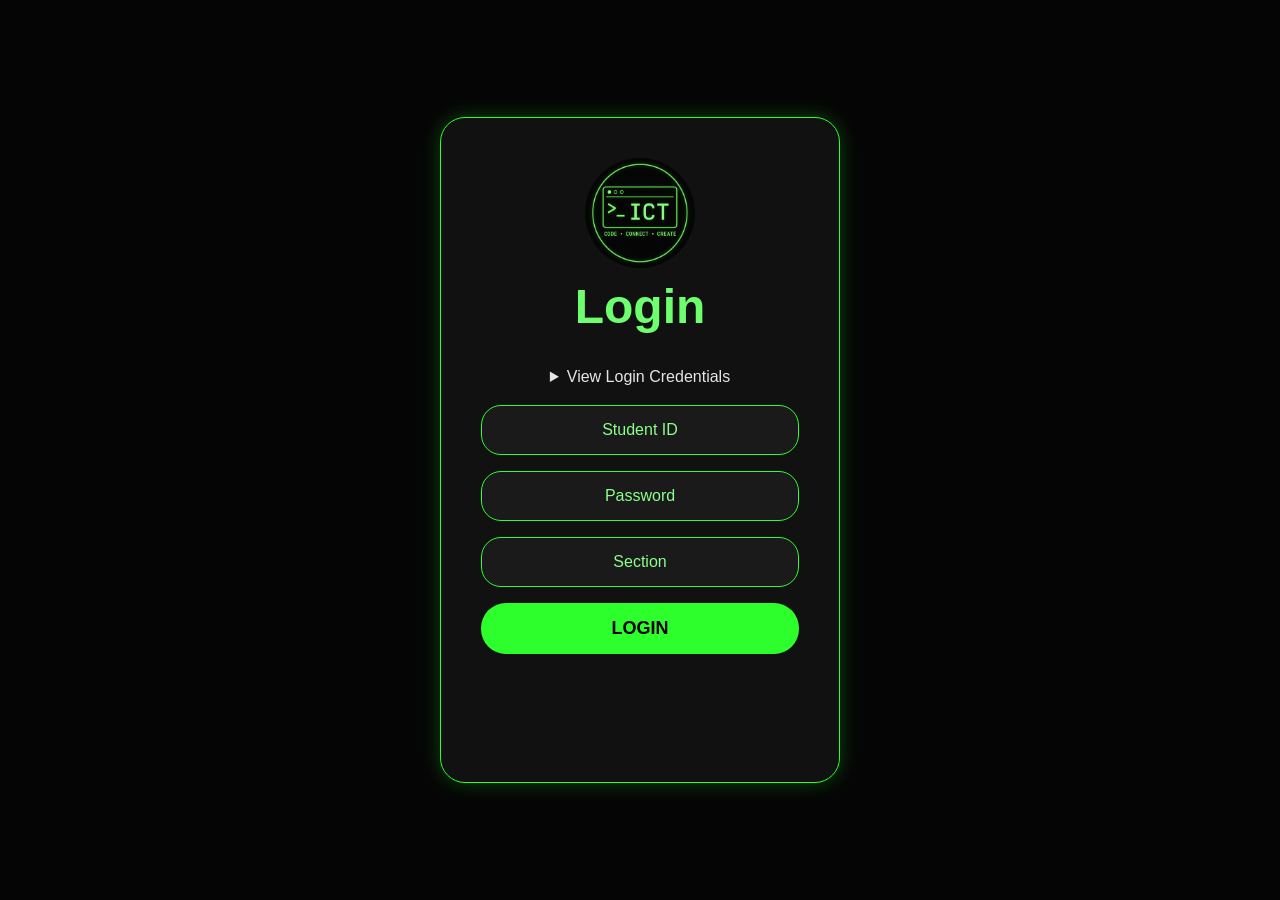
<file: index.html>
<html lang="en">
<head>
  <meta charset="UTF-8">
  <meta name="viewport" content="width=device-width, initial-scale=1.0">
  <title>Login</title>

  <link href="https://cdn.jsdelivr.net/npm/bootstrap@5.3.0/dist/css/bootstrap.min.css" rel="stylesheet">
  <link rel="stylesheet" href="styles.css">
</head>

<body class="login-body">

<div class="login-container">
  <div class="login-card">

    <img src="ICTPROJLOGO.png" class="logo" alt="ICT Logo">

    <h2>Login</h2>

        <details ontoggle="alert('LOGIN CREDENTIALS: \nStudent ID: 2026-0001 \nPassword: 12345')">
            <summary class="btn2 btn-sm btn-outline-secondary mb-3">View Login Credentials</summary>
        </details>

    <form>

      <input type="text" id="StudentID" class="form-control mb-3" placeholder="Student ID">
      <input type="password" id="Password" class="form-control mb-3" placeholder="Password">
      <input type="text" id="Section" class="form-control mb-3" placeholder="Section">
      <button class="btn login-btn w-100" type="button" onclick="login()">LOGIN</button>
      <br><br><br><br>

    </form>

  </div>
</div>

</body>

<script src="proj.js"></script>
</body>
</html>
</file>
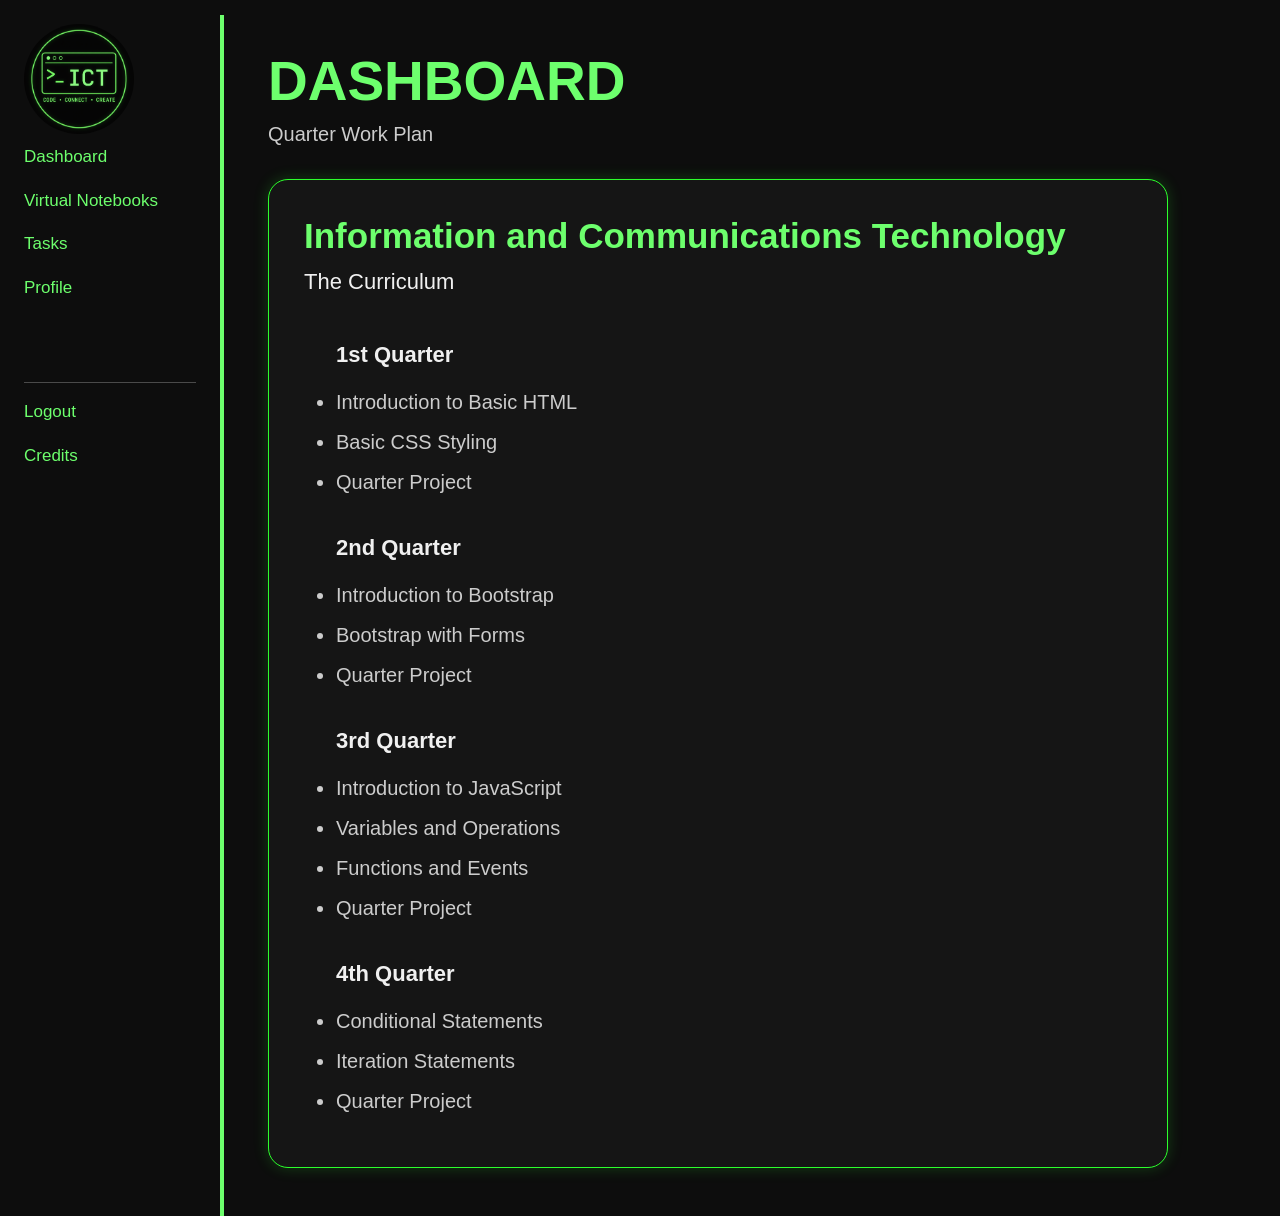
<file: dashboard.html>
<!DOCTYPE html>
<html lang="en">
<head>
  <meta charset="UTF-8">
  <meta name="viewport" content="width=device-width, initial-scale=1.0">
  <title>Dashboard</title>

  <link href="https://cdn.jsdelivr.net/npm/bootstrap@5.3.0/dist/css/bootstrap.min.css" rel="stylesheet">
  <link rel="stylesheet" href="styles.css">
</head>

<body>
    <div class="d-flex">

        <nav class="dashboard text-white p-4">
          <img src="ICTPROJLOGO.png" class="logo" alt="ICT Logo">

            <ul>
                <li><a href="dashboard.html" class="nav-link active">Dashboard</a></li>
                <li><a href="notebooks.html" class="nav-link">Virtual Notebooks</a></li>
                <li><a href="tasks.html" class="nav-link">Tasks</a></li>
                <li><a href="profile.html" class="nav-link">Profile</a></li>
                <br><br>
                <hr>
                <li><a href="index.html" class="nav-link">Logout</a></li>
                <li><a href="credits.html" class="nav-link">Credits</a></li>
            </ul>
        </nav>

<div class="content p-5">

  <div class="page-header">
    <h2>DASHBOARD</h2>
    <p>Quarter Work Plan</p>
  </div>

  <div class="card-box">
    <h5>Information and Communications Technology</h5>
    <p>The Curriculum</p>

    <br>

    <ul>
      <p><b>1st Quarter</b></p>
      <li>Introduction to Basic HTML</li>
      <li>Basic CSS Styling</li>
      <li>Quarter Project</li>

      <br>

      <p><b>2nd Quarter</b></p>
      <li>Introduction to Bootstrap</li>
      <li>Bootstrap with Forms</li>
      <li>Quarter Project</li>

      <br>

      <p><b>3rd Quarter</b></p>
      <li>Introduction to JavaScript</li>
      <li>Variables and Operations</li>
      <li>Functions and Events</li>
      <li>Quarter Project</li>

      <br>

      <p><b>4th Quarter</b></p>
      <li>Conditional Statements</li>
      <li>Iteration Statements</li>
      <li>Quarter Project</li>
    </ul>
  </div>

</div>

</body>
</html>
</file>
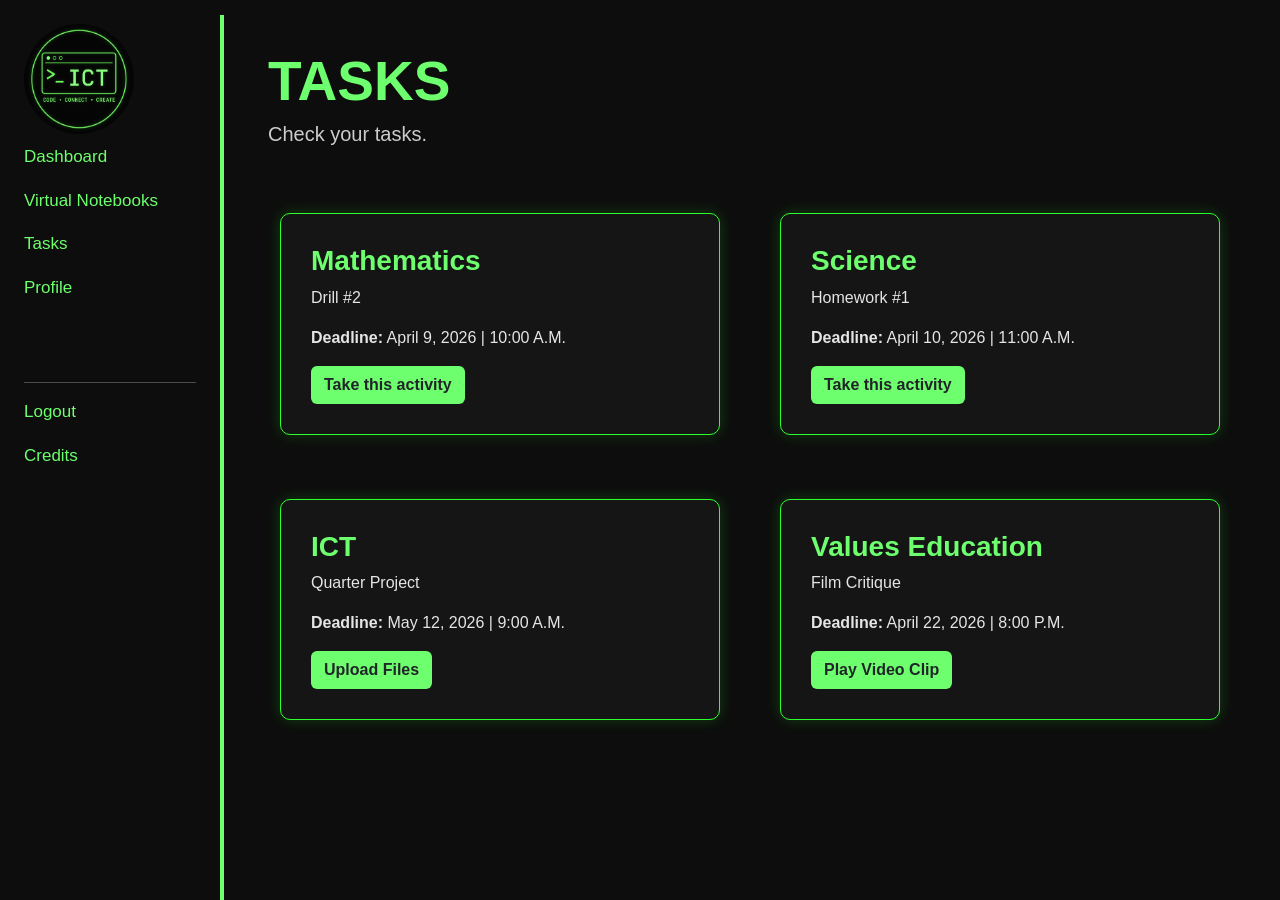
<file: tasks.html>
<!DOCTYPE html>
<html lang="en">
<head>
  <meta charset="UTF-8">
  <meta name="viewport" content="width=device-width, initial-scale=1.0">
  <title>Tasks</title>

  <link href="https://cdn.jsdelivr.net/npm/bootstrap@5.3.0/dist/css/bootstrap.min.css" rel="stylesheet">
  <link rel="stylesheet" href="styles.css">
</head>
<body>

    <div class="d-flex">

        <nav class="dashboard text-white p-4">
          <img src="ICTPROJLOGO.png" class="logo" alt="ICT Logo">

            <ul>
                <li><a href="dashboard.html" class="nav-link active">Dashboard</a></li>
                <li><a href="notebooks.html" class="nav-link">Virtual Notebooks</a></li>
                <li><a href="tasks.html" class="nav-link">Tasks</a></li>
                <li><a href="profile.html" class="nav-link">Profile</a></li>
                <br><br>
                <hr>
                <li><a href="index.html" class="nav-link">Logout</a></li>
                <li><a href="credits.html" class="nav-link">Credits</a></li>
            </ul>
        </nav>

    <div class="content p-5">

    <div class="page-header">
        <h2>TASKS</h2>
        <p>Check your tasks. </p>
    </div>

    <br>
    <br>

    <div class="row g-4">

    <div class="task-row">
        <div class="task-card">
        <h3><b>Mathematics</b></h3>
        <p>Drill #2</p>
        <p><b>Deadline:</b> April 9, 2026 | 10:00 A.M.</p>
        <button class="btn" style="background: #6dff6d"><b>Take this activity</b></button>
        </div>


        <div class="task-card">
        <h3><b>Science</b></h3>
        <p>Homework #1</p>
        <p><b>Deadline:</b> April 10, 2026 | 11:00 A.M.</p>
        <button class="btn" style="background: #6dff6d"><b>Take this activity</b></button>
        </div>
        </div>


        <div class="task-row">
        <div class="task-card">
        <h3><b>ICT</b></h3>
        <p>Quarter Project</p>
        <p><b>Deadline:</b> May 12, 2026 | 9:00 A.M.</p>
        <button class="btn" style="background: #6dff6d"><b>Upload Files</b></button>
        </div>


        <div class="task-card">
        <h3><b>Values Education</b></h3>
        <p>Film Critique</p>
        <p><b>Deadline:</b> April 22, 2026 | 8:00 P.M.</p>
        <button class="btn" style="background: #6dff6d"><b>Play Video Clip</b></button>
        </div>
        </div>

        </div>

    </div>

    </div>

<script src="proj.js"></script>

</body>
</html>
</file>
<file: styles.css>
body {
    background-color: #0d0d0d;
    font-family: Arial, sans-serif;
    color: #e5e5e5;
}

.d-flex {
    min-height: 100vh;
}

.content {
    flex: 1;
    min-height: 100vh;
}

.dashboard {
    width: 220px;
    background: #0d0d0d;
    box-shadow: 4px 15px #6dff6d;
}

.dashboard ul {
    list-style-type: none;
    padding: 0;
}

.dashboard li {
    margin-bottom: 18px;
}

.dashboard a {
    color: #6dff6d;
    text-decoration: none;
    font-size: 17px;
    transition: 0.3s;
}

.dashboard a:hover {
    color: white;
    text-decoration: underline;
}

.img {
    width: 120px;
    border-radius: 50%;
    border: 3px solid #6dff6d;
}

.ntbs {
    background: #151515;
    color: #6dff6d;
    padding: 15px;
    border-radius: 10px;
    border: 1px solid #6dff6d;
}

.subjects {
    display: grid;
    grid-template-columns: auto auto auto;
    gap: 25px;
    margin-top: 20px;
}

.card {
    background-color: #151515;
    border-radius: 15px;
    padding: 15px;
    border: 1px solid #2cff2c;
    box-shadow: 0 0 15px rgba(44,255,44,0.2);
    max-width: 100%;
    transition: 0.3s;
}

.card:hover {
    transform: translateY(-5px);
    box-shadow: 0 0 20px rgba(44,255,44,0.4);
}

.card img {
    width: 100%;
    border-radius: 8px;
    margin-bottom: 10px;
}

.card h5 {
    font-weight: bold;
    color: #6dff6d;
}

.card p {
    font-weight: bold;
    color: white;
}

.card span {
    color: #8cff8c;
    font-size: 14px;
}

.sidebar {
    width: 200px;
    background: #050505;
    color: white;
    position: fixed;
    height: 100%;
    padding: 20px;
    border-right: 2px solid #2cff2c;
}

.sidebar h2 {
    text-align: center;
    margin-bottom: 20px;
    color: #6dff6d;
}

.sidebar a {
    display: block;
    color: #6dff6d;
    padding: 10px;
    border-radius: 8px;
    transition: 0.3s;
}

.sidebar a:hover {
    background: #1a1a1a;
    color: white;
}

.main-content {
    margin-left: 220px;
    padding: 20px;
}

.task-row {
    display: flex;
    justify-content: center;
    gap: 60px;
    margin-bottom: 40px;
}

.task-card {
    background: #151515;
    border-radius: 10px;
    padding: 30px;
    width: 440px;
    text-align: left;
    border: 1px solid #2cff2c;
    box-shadow: 0 0 15px rgba(44,255,44,0.2);
}

.page-header h2 {
    font-size: 55px;
    font-weight: bold;
    margin-bottom: 5px;
    color: #6dff6d;
}

.page-header p {
    font-size: 20px;
    color: #cccccc;
}

.card-box {
    background: #151515;
    width: 100%;
    max-width: 900px;
    padding: 35px;
    border-radius: 20px;
    margin-top: 30px;
    border: 1px solid #2cff2c;
    box-shadow: 0 0 15px rgba(44,255,44,0.2);
}

.card-box h5 {
    color: #6dff6d;
    font-size: 35px;
    font-weight: bold;
}

.card-box p {
    font-size: 22px;
    color: #f0f0f0;
}

.card-box ol {
    margin-top: 20px;
    padding-left: 25px;
}

.card-box li {
    margin-bottom: 10px;
    font-size: 20px;
    color: #cccccc;
}

.card-box h4 {
    margin-top: 25px;
    font-weight: bold;
    color: #6dff6d;
}

.profile-card {
    background: #151515;
    width: 700px;
    margin: 50px auto;
    padding: 30px;
    border-radius: 20px;
    display: flex;
    align-items: center;
    gap: 40px;
    border: 1px solid #2cff2c;
    box-shadow: 0 0 15px rgba(44,255,44,0.2);
}

.profile-img {
    width: 170px;
    height: 170px;
    border-radius: 50%;
    object-fit: cover;
    border: 3px solid #6dff6d;
}

.profile-card h4 {
    font-size: 40px;
    margin-bottom: 20px;
    color: #6dff6d;
}

.profile-card p {
    font-size: 20px;
    margin-bottom: 15px;
    color: #f0f0f0;
}

.task-btn {
    background: #2cff2c;
    color: black;
    border: none;
    padding: 12px 20px;
    border-radius: 8px;
    font-size: 18px;
    font-weight: bold;
    transition: 0.3s;
}

.task-btn:hover {
    background: #6dff6d;
    transform: scale(1.03);
}

.label {
    color: #8cff8c;
    font-size: 14px;
    font-weight: 500;
    margin-right: 5px;
}

.login-body {
    margin: 0;
    height: 100vh;
    display: flex;
    justify-content: center;
    align-items: center;
    background: #050505;
    font-family: Arial, sans-serif;
}

.login-container {
    width: 100%;
    display: flex;
    justify-content: center;
    align-items: center;
}

.login-card {
    width: 400px;
    background: #111111;
    padding: 40px;
    border-radius: 25px;
    text-align: center;
    border: 1px solid #2cff2c;
    box-shadow: 0 0 20px rgba(44,255,44,0.25);
}

.logo {
    width: 110px;
    margin-bottom: 10px;
    border-radius: 140px;
}

.login-card h2 {
    font-size: 48px;
    font-weight: bold;
    color: #6dff6d;
    margin-bottom: 30px;
}

.login-card .form-control {
    border-radius: 20px;
    border: 1px solid #2cff2c;
    background: #1a1a1a;
    color: white;
    padding: 12px;
    text-align: center;
}

.login-card .form-control::placeholder {
    color: #8cff8c;
}

.login-btn {
    background: #2cff2c;
    color: black;
    border: none;
    border-radius: 25px;
    padding: 12px;
    font-weight: bold;
    font-size: 18px;
}

.login-btn:hover {
    background: #6dff6d;
}

h3 {
    color: #6dff6d;
}

.dashboard-layout {
    display: flex;
    min-height: 100vh;
    background: #050505;
    color: #e5e5e5;
}

.credit-card {
    background: #151515;
    border: 1px solid #2cff2c;
    border-radius: 15px;
    padding: 20px;
    box-shadow: 0 0 15px #2cff2c26;
    transition: 0.3s;
}

.credit-card:hover {
    box-shadow: 0 0 25px #2cff2c4d;
}

.credits-title {
    color: #6dff6d;
    font-size: 42px;
    font-weight: bold;
}

.pfp {
    width: 80px;
    height: 80px;
    border-radius: 50%;
    border: 2px solid #6dff6d;
    margin: auto;
}

.credits-container {
    width: 100%;
    max-width: 1100px;
}
</file>
